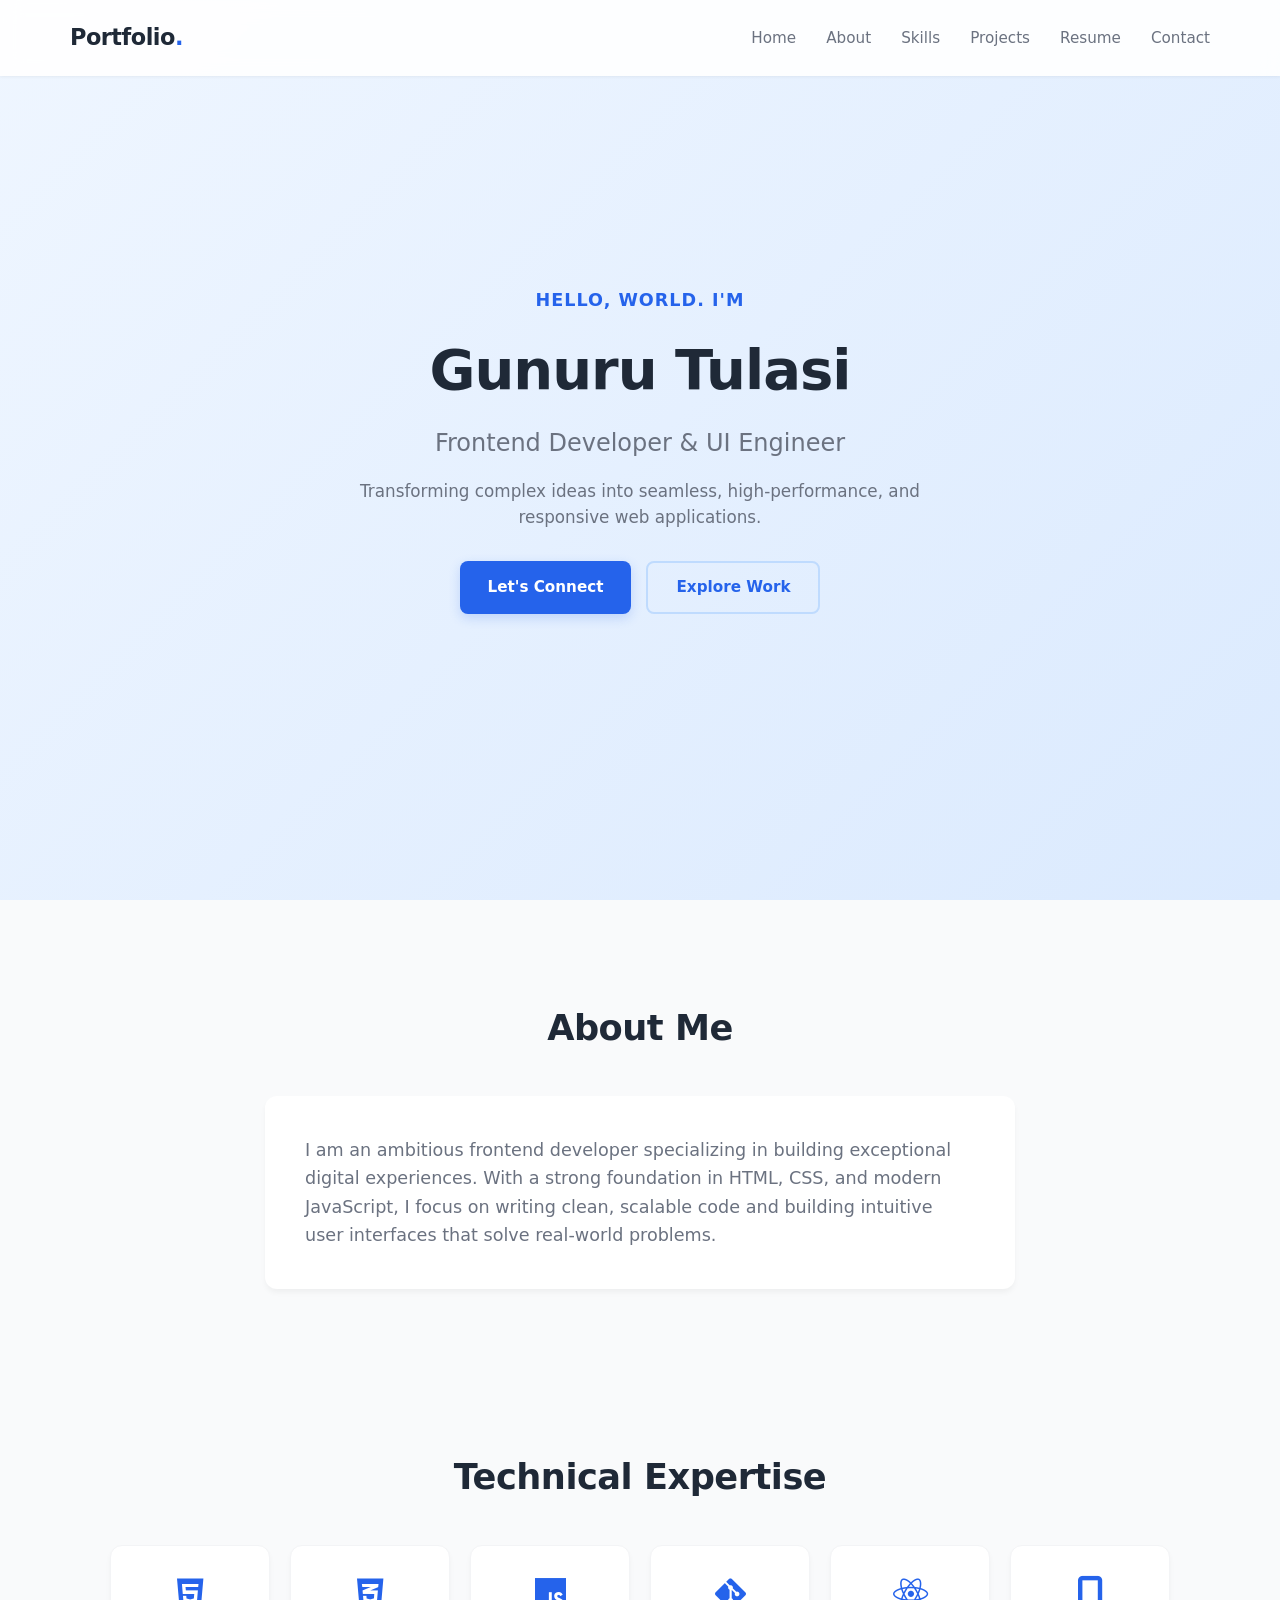
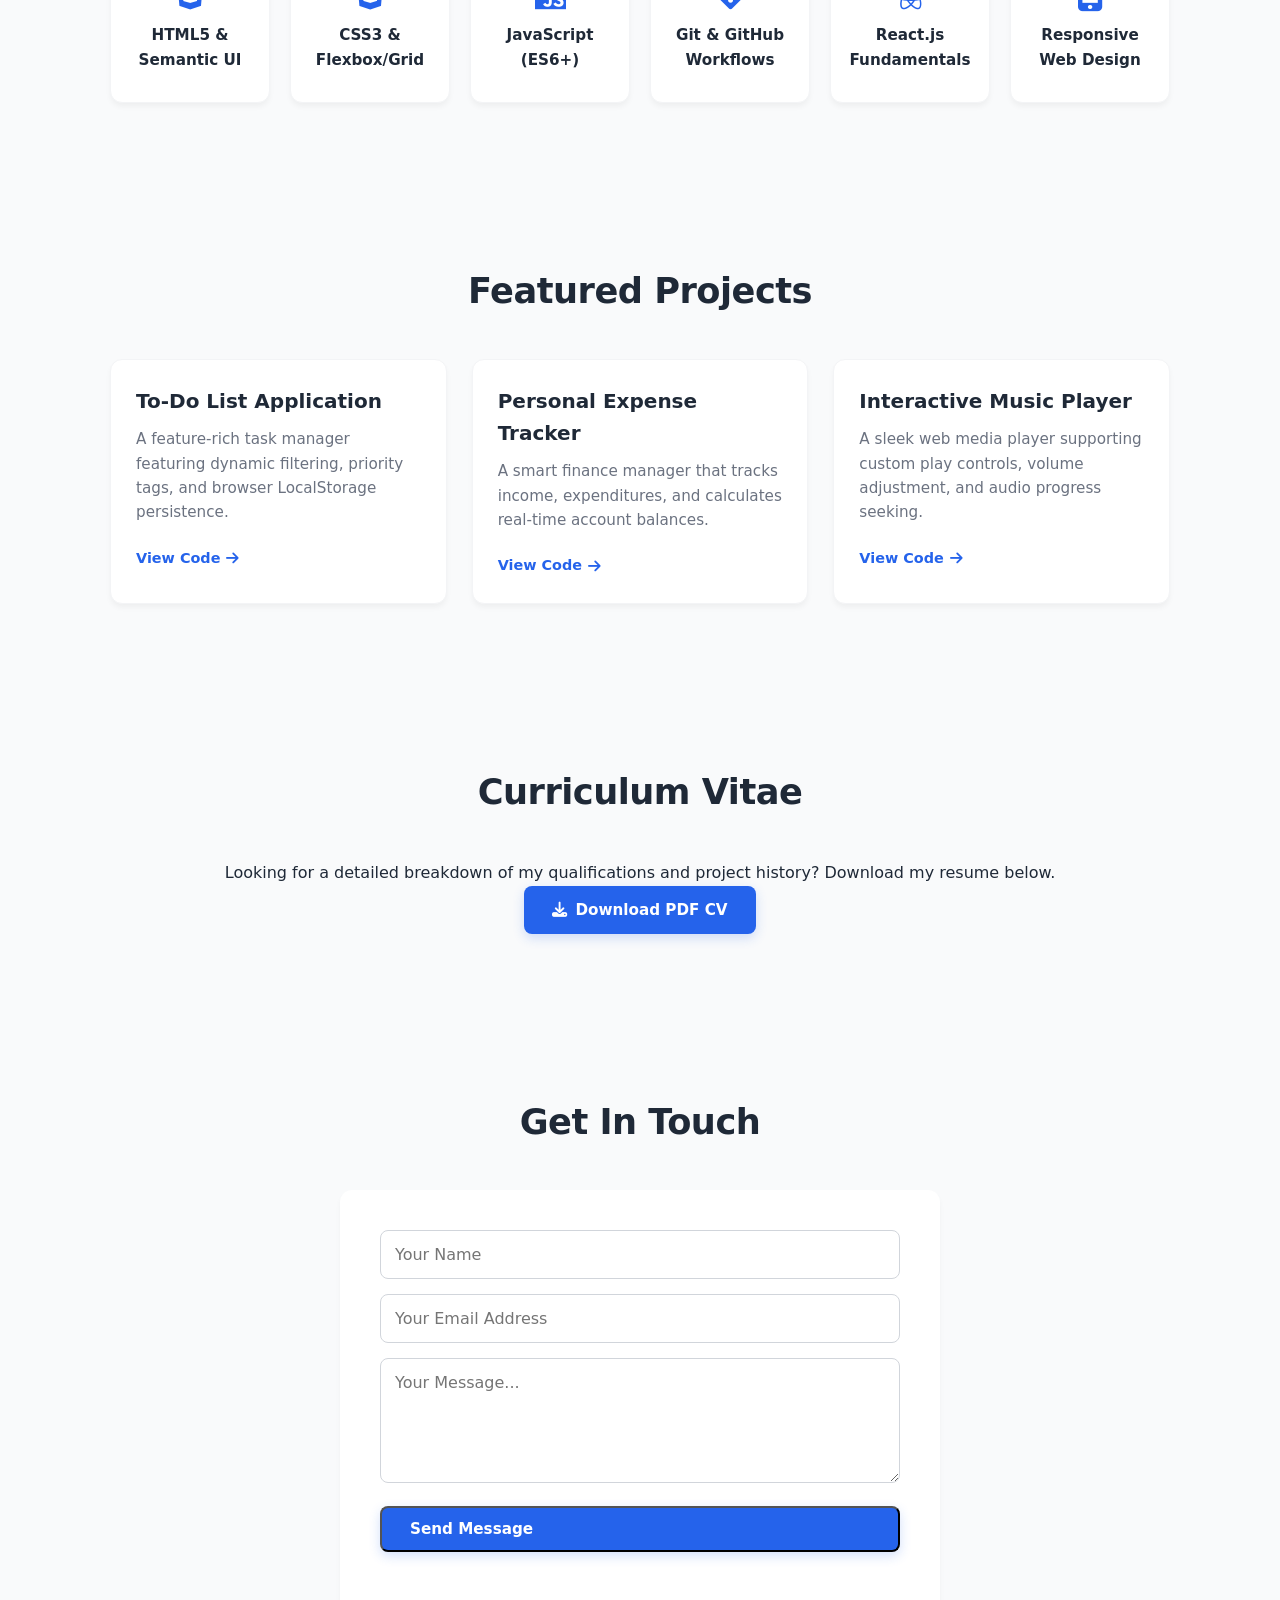
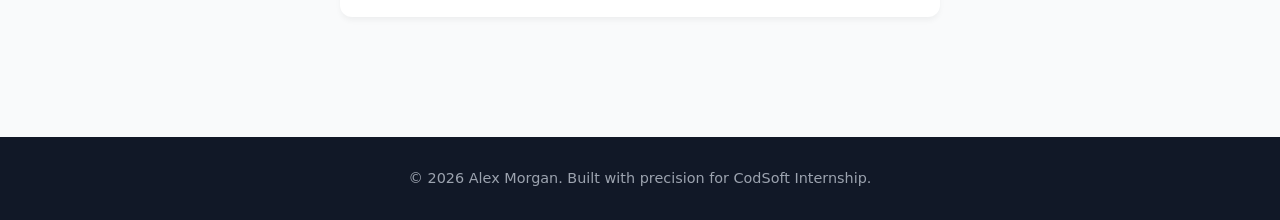
<file: Task1-Portfolio/index.html>
<!DOCTYPE html>
<html lang="en">
<head>
    <meta charset="UTF-8">
    <meta name="viewport" content="width=device-width, initial-scale=1.0">
    <title>Professional Portfolio | Frontend Developer</title>
    <link rel="stylesheet" href="style.css">
    <!-- FontAwesome Icons -->
    <link rel="stylesheet" href="https://cdnjs.cloudflare.com/ajax/libs/font-awesome/6.4.0/css/all.min.css">
</head>
<body>

    <!-- Header & Navigation -->
    <header>
        <nav class="navbar">
            <a href="#home" class="logo">Portfolio<span>.</span></a>
            <ul class="nav-links">
                <li><a href="#home">Home</a></li>
                <li><a href="#about">About</a></li>
                <li><a href="#skills">Skills</a></li>
                <li><a href="#projects">Projects</a></li>
                <li><a href="#resume">Resume</a></li>
                <li><a href="#contact">Contact</a></li>
            </ul>
            <div class="menu-btn">
                <i class="fas fa-bars"></i>
            </div>
        </nav>
    </header>

    <!-- Home Section -->
    <section id="home" class="home-section">
        <div class="home-content">
            <span class="greeting">Hello, World. I'm</span>
            <h1>Gunuru Tulasi</h1>
            <h2>Frontend Developer & UI Engineer</h2>
            <p>Transforming complex ideas into seamless, high-performance, and responsive web applications.</p>
            <div class="btn-group">
                <a href="#contact" class="btn primary-btn">Let's Connect</a>
                <a href="#projects" class="btn secondary-btn">Explore Work</a>
            </div>
        </div>
    </section>

    <!-- About Section -->
    <section id="about" class="section">
        <h2 class="section-title">About Me</h2>
        <div class="about-container">
            <div class="about-card">
                <p>I am an ambitious frontend developer specializing in building exceptional digital experiences. With a strong foundation in HTML, CSS, and modern JavaScript, I focus on writing clean, scalable code and building intuitive user interfaces that solve real-world problems.</p>
            </div>
        </div>
    </section>

    <!-- Skills Section -->
    <section id="skills" class="section">
        <h2 class="section-title">Technical Expertise</h2>
        <div class="skills-grid">
            <div class="skill-card"><i class="fab fa-html5"></i><span>HTML5 & Semantic UI</span></div>
            <div class="skill-card"><i class="fab fa-css3-alt"></i><span>CSS3 & Flexbox/Grid</span></div>
            <div class="skill-card"><i class="fab fa-js"></i><span>JavaScript (ES6+)</span></div>
            <div class="skill-card"><i class="fab fa-git-alt"></i><span>Git & GitHub Workflows</span></div>
            <div class="skill-card"><i class="fab fa-react"></i><span>React.js Fundamentals</span></div>
            <div class="skill-card"><i class="fas fa-mobile-alt"></i><span>Responsive Web Design</span></div>
        </div>
    </section>

    <!-- Projects Section -->
    <section id="projects" class="section">
        <h2 class="section-title">Featured Projects</h2>
        <div class="projects-grid">
            <div class="project-card">
                <div class="project-info">
                    <h3>To-Do List Application</h3>
                    <p>A feature-rich task manager featuring dynamic filtering, priority tags, and browser LocalStorage persistence.</p>
                    <a href="#" class="project-link">View Code <i class="fas fa-arrow-right"></i></a>
                </div>
            </div>
            <div class="project-card">
                <div class="project-info">
                    <h3>Personal Expense Tracker</h3>
                    <p>A smart finance manager that tracks income, expenditures, and calculates real-time account balances.</p>
                    <a href="#" class="project-link">View Code <i class="fas fa-arrow-right"></i></a>
                </div>
            </div>
            <div class="project-card">
                <div class="project-info">
                    <h3>Interactive Music Player</h3>
                    <p>A sleek web media player supporting custom play controls, volume adjustment, and audio progress seeking.</p>
                    <a href="#" class="project-link">View Code <i class="fas fa-arrow-right"></i></a>
                </div>
            </div>
        </div>
    </section>

    <!-- Resume Section -->
    <section id="resume" class="section resume-section">
        <h2 class="section-title">Curriculum Vitae</h2>
        <p>Looking for a detailed breakdown of my qualifications and project history? Download my resume below.</p>
        <a href="#" class="btn primary-btn" id="download-resume"><i class="fas fa-download"></i> Download PDF CV</a>
    </section>

    <!-- Contact Section -->
    <section id="contact" class="section">
        <h2 class="section-title">Get In Touch</h2>
        <form id="contact-form">
            <div class="form-group">
                <input type="text" id="name" placeholder="Your Name" required>
            </div>
            <div class="form-group">
                <input type="email" id="email" placeholder="Your Email Address" required>
            </div>
            <div class="form-group">
                <textarea id="message" rows="5" placeholder="Your Message..." required></textarea>
            </div>
            <button type="submit" class="btn primary-btn">Send Message</button>
            <p id="form-msg"></p>
        </form>
    </section>

    <!-- Footer -->
    <footer>
        <p>&copy; 2026 Alex Morgan. Built with precision for CodSoft Internship.</p>
    </footer>

    <script src="script.js"></script>
</body>
</html>
</file>
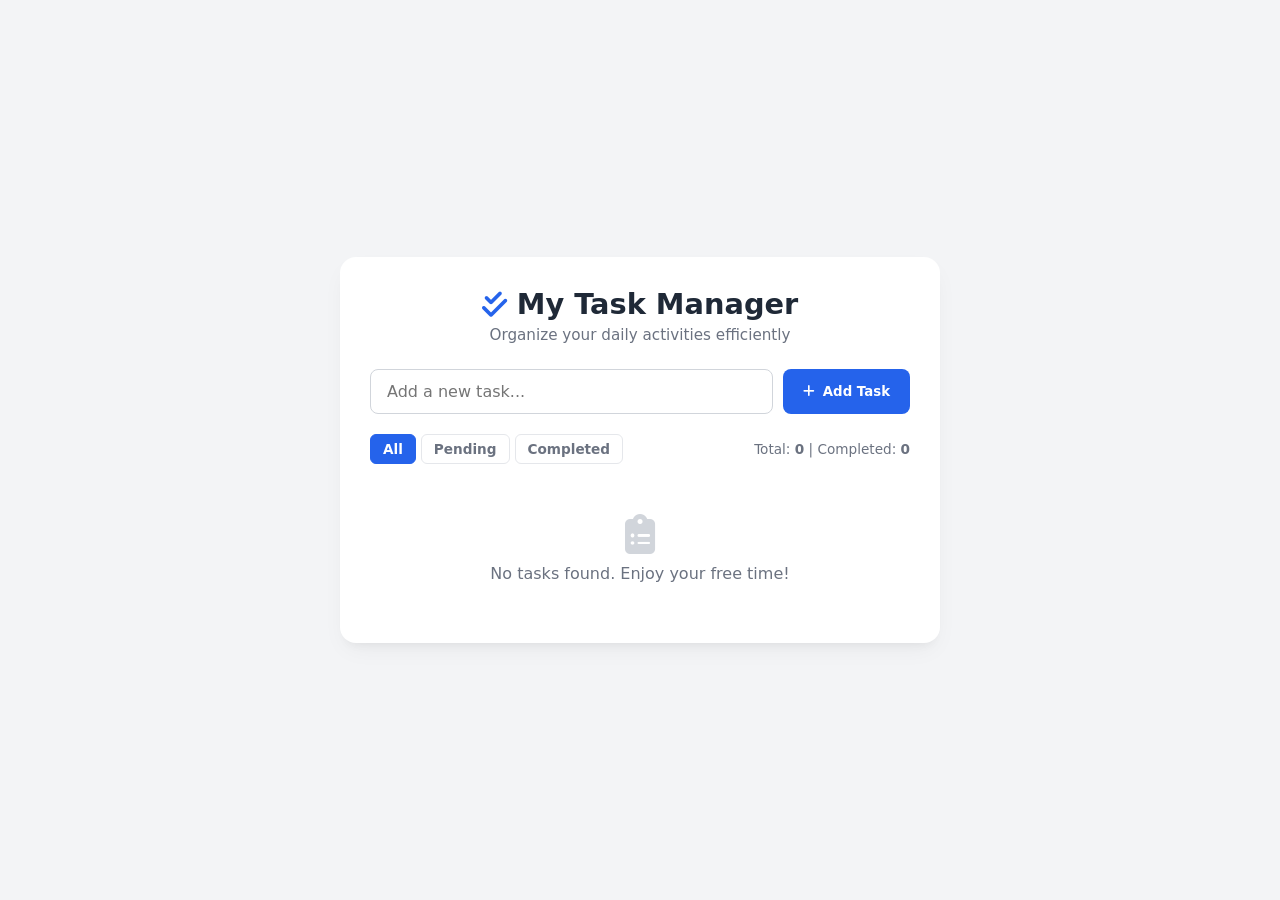
<file: Task2-Todo/index.html>
<!DOCTYPE html>
<html lang="en">
<head>
    <meta charset="UTF-8">
    <meta name="viewport" content="width=device-width, initial-scale=1.0">
    <title>Task Manager | To-Do List Application</title>
    <link rel="stylesheet" href="style.css">
    <!-- FontAwesome Icons -->
    <link rel="stylesheet" href="https://cdnjs.cloudflare.com/ajax/libs/font-awesome/6.4.0/css/all.min.css">
</head>
<body>

    <div class="container">
        <header>
            <h1><i class="fas fa-check-double"></i> My Task Manager</h1>
            <p>Organize your daily activities efficiently</p>
        </header>

        <!-- Task Input Form -->
        <form id="task-form">
            <div class="input-group">
                <input type="text" id="task-input" placeholder="Add a new task..." autocomplete="off" required>
                <button type="submit" id="add-btn"><i class="fas fa-plus"></i> Add Task</button>
            </div>
        </form>

        <!-- Controls: Filters & Stats -->
        <div class="controls">
            <div class="filters">
                <button class="filter-btn active" data-filter="all">All</button>
                <button class="filter-btn" data-filter="pending">Pending</button>
                <button class="filter-btn" data-filter="completed">Completed</button>
            </div>
            <div class="task-stats">
                <span>Total: <strong id="total-count">0</strong></span> |
                <span>Completed: <strong id="completed-count">0</strong></span>
            </div>
        </div>

        <!-- Task List Container -->
        <ul id="task-list">
            <!-- Dynamic tasks will be inserted here -->
        </ul>

        <div id="empty-state" class="hidden">
            <i class="fas fa-clipboard-list"></i>
            <p>No tasks found. Enjoy your free time!</p>
        </div>
    </div>

    <script src="script.js"></script>
</body>
</html>
</file>
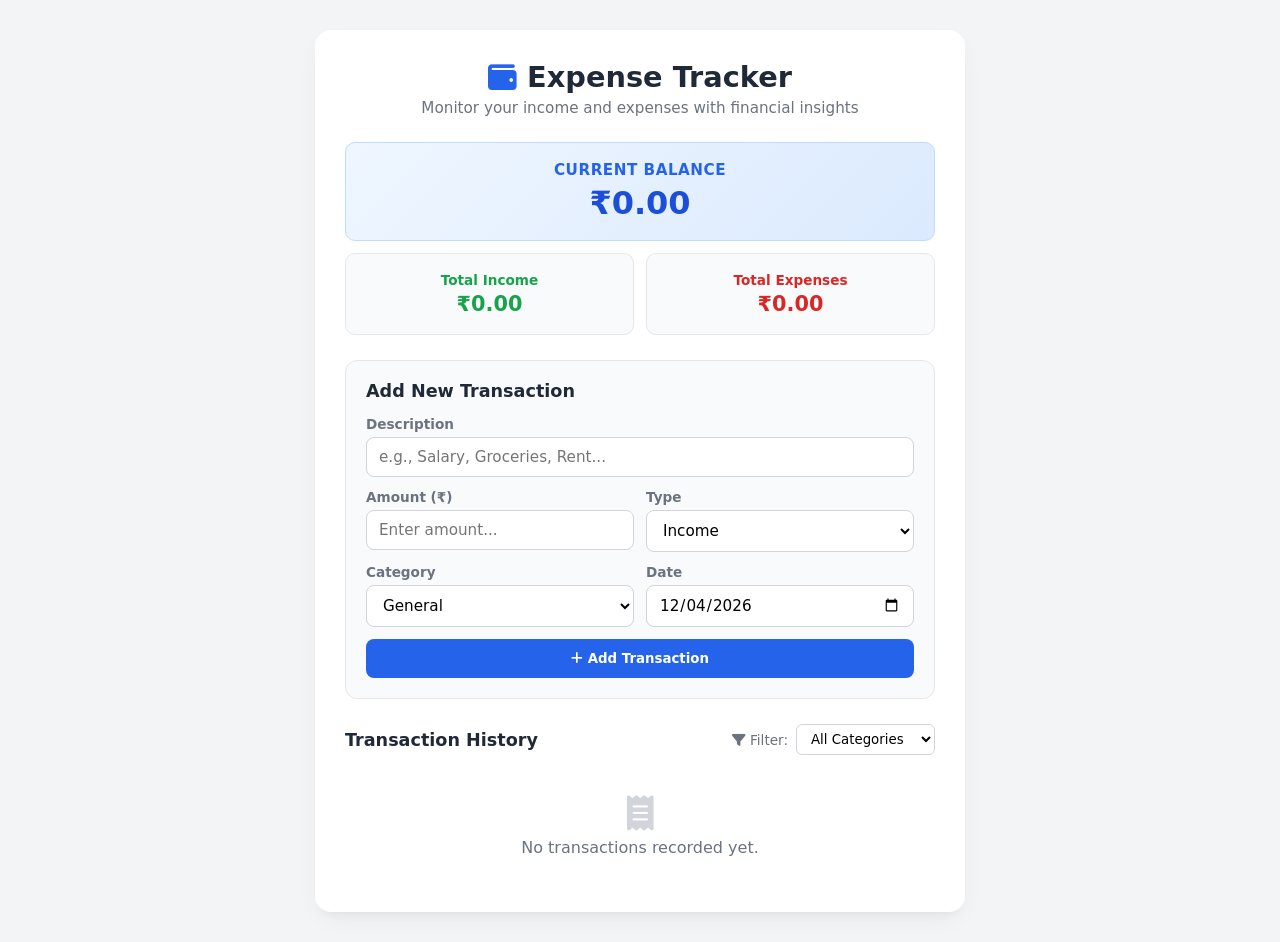
<file: Task3-ExpenseTracker/index.html>
<!DOCTYPE html>
<html lang="en">
<head>
    <meta charset="UTF-8">
    <meta name="viewport" content="width=device-width, initial-scale=1.0">
    <title>Expense Tracker | Financial Management App</title>
    <link rel="stylesheet" href="style.css">
    <!-- FontAwesome Icons -->
    <link rel="stylesheet" href="https://cdnjs.cloudflare.com/ajax/libs/font-awesome/6.4.0/css/all.min.css">
</head>
<body>

    <div class="container">
        <header>
            <h1><i class="fas fa-wallet"></i> Expense Tracker</h1>
            <p>Monitor your income and expenses with financial insights</p>
        </header>

        <!-- Summary Cards Overview -->
        <div class="summary-cards">
            <div class="card balance-card">
                <h3>Current Balance</h3>
                <p id="net-balance">₹0.00</p>
            </div>
            <div class="card-row">
                <div class="card income-card">
                    <h3>Total Income</h3>
                    <p id="total-income">₹0.00</p>
                </div>
                <div class="card expense-card">
                    <h3>Total Expenses</h3>
                    <p id="total-expense">₹0.00</p>
                </div>
            </div>
        </div>

        <!-- Add Transaction Form -->
        <div class="form-section">
            <h3>Add New Transaction</h3>
            <form id="transaction-form">
                <div class="form-group">
                    <label for="description">Description</label>
                    <input type="text" id="description" placeholder="e.g., Salary, Groceries, Rent..." required>
                </div>
                <div class="form-row">
                    <div class="form-group">
                        <label for="amount">Amount (₹)</label>
                        <input type="number" id="amount" step="0.01" placeholder="Enter amount..." required>
                    </div>
                    <div class="form-group">
                        <label for="type">Type</label>
                        <select id="type">
                            <option value="income">Income</option>
                            <option value="expense">Expense</option>
                        </select>
                    </div>
                </div>
                <div class="form-row">
                    <div class="form-group">
                        <label for="category">Category</label>
                        <select id="category">
                            <option value="General">General</option>
                            <option value="Salary">Salary</option>
                            <option value="Food">Food & Dining</option>
                            <option value="Shopping">Shopping</option>
                            <option value="Bills">Bills & Utilities</option>
                            <option value="Entertainment">Entertainment</option>
                        </select>
                    </div>
                    <div class="form-group">
                        <label for="date">Date</label>
                        <input type="date" id="date" required>
                    </div>
                </div>
                <button type="submit" class="btn primary-btn"><i class="fas fa-plus"></i> Add Transaction</button>
            </form>
        </div>

        <!-- Transaction History Section -->
        <div class="history-section">
            <div class="history-header">
                <h3>Transaction History</h3>
                <div class="filter-group">
                    <label for="filter-category"><i class="fas fa-filter"></i> Filter:</label>
                    <select id="filter-category">
                        <option value="all">All Categories</option>
                        <option value="General">General</option>
                        <option value="Salary">Salary</option>
                        <option value="Food">Food & Dining</option>
                        <option value="Shopping">Shopping</option>
                        <option value="Bills">Bills & Utilities</option>
                        <option value="Entertainment">Entertainment</option>
                    </select>
                </div>
            </div>

            <ul id="transaction-list">
                <!-- Dynamic Transactions Will Appear Here -->
            </ul>

            <div id="empty-state" class="hidden">
                <i class="fas fa-receipt"></i>
                <p>No transactions recorded yet.</p>
            </div>
        </div>
    </div>

    <script src="script.js"></script>
</body>
</html>
</file>
<file: Task1-Portfolio/style.css>
:root {
    --primary: #2563eb;
    --primary-dark: #1d4ed8;
    --text-main: #1f2937;
    --text-muted: #6b7280;
    --bg-light: #f9fafb;
    --white: #ffffff;
    --transition: all 0.3s ease;
}

* {
    margin: 0;
    padding: 0;
    box-sizing: border-box;
    scroll-behavior: smooth;
    font-family: 'Inter', system-ui, -apple-system, sans-serif;
}

body {
    background-color: var(--bg-light);
    color: var(--text-main);
    line-height: 1.6;
}

/* Header & Navbar */
header {
    position: fixed;
    top: 0;
    left: 0;
    width: 100%;
    background: rgba(255, 255, 255, 0.9);
    backdrop-filter: blur(10px);
    box-shadow: 0 1px 3px rgba(0, 0, 0, 0.05);
    z-index: 1000;
}

.navbar {
    max-width: 1200px;
    margin: 0 auto;
    display: flex;
    justify-content: space-between;
    align-items: center;
    padding: 20px 30px;
}

.logo {
    font-size: 1.4rem;
    font-weight: 700;
    color: var(--text-main);
    text-decoration: none;
    letter-spacing: -0.5px;
}

.logo span {
    color: var(--primary);
}

.nav-links {
    list-style: none;
    display: flex;
    gap: 30px;
}

.nav-links a {
    text-decoration: none;
    color: var(--text-muted);
    font-weight: 500;
    font-size: 0.95rem;
    transition: var(--transition);
}

.nav-links a:hover {
    color: var(--primary);
}

.menu-btn {
    display: none;
    font-size: 1.4rem;
    cursor: pointer;
    color: var(--text-main);
}

/* Hero Section */
.home-section {
    height: 100vh;
    display: flex;
    align-items: center;
    justify-content: center;
    background: linear-gradient(135deg, #eff6ff 0%, #dbeafe 100%);
    text-align: center;
    padding: 0 20px;
}

.greeting {
    font-size: 1.1rem;
    font-weight: 600;
    color: var(--primary);
    text-transform: uppercase;
    letter-spacing: 1px;
}

.home-content h1 {
    font-size: 3.5rem;
    color: var(--text-main);
    margin: 10px 0;
    font-weight: 800;
    letter-spacing: -1px;
}

.home-content h2 {
    font-size: 1.5rem;
    color: var(--text-muted);
    font-weight: 500;
    margin-bottom: 15px;
}

.home-content p {
    max-width: 600px;
    margin: 0 auto;
    color: var(--text-muted);
    font-size: 1.05rem;
}

.btn-group {
    margin-top: 30px;
    display: flex;
    gap: 15px;
    justify-content: center;
}

.btn {
    padding: 12px 28px;
    border-radius: 8px;
    text-decoration: none;
    font-weight: 600;
    font-size: 0.95rem;
    transition: var(--transition);
    display: inline-flex;
    align-items: center;
    gap: 8px;
}

.primary-btn {
    background-color: var(--primary);
    color: var(--white);
    box-shadow: 0 4px 12px rgba(37, 99, 235, 0.2);
}

.primary-btn:hover {
    background-color: var(--primary-dark);
    transform: translateY(-2px);
}

.secondary-btn {
    background-color: transparent;
    color: var(--primary);
    border: 2px solid #bfdbfe;
}

.secondary-btn:hover {
    background-color: #eff6ff;
    border-color: var(--primary);
}

/* General Section Layout */
.section {
    padding: 100px 20px 60px;
    max-width: 1100px;
    margin: 0 auto;
    text-align: center;
}

.section-title {
    font-size: 2.2rem;
    margin-bottom: 40px;
    font-weight: 700;
    letter-spacing: -0.5px;
}

.about-card {
    background: var(--white);
    padding: 40px;
    border-radius: 12px;
    box-shadow: 0 4px 6px -1px rgba(0, 0, 0, 0.05);
    max-width: 750px;
    margin: 0 auto;
    text-align: left;
    font-size: 1.1rem;
    color: var(--text-muted);
}

/* Skills Grid */
.skills-grid {
    display: grid;
    grid-template-columns: repeat(auto-fit, minmax(160px, 1fr));
    gap: 20px;
}

.skill-card {
    background: var(--white);
    padding: 30px 20px;
    border-radius: 12px;
    box-shadow: 0 4px 6px -1px rgba(0, 0, 0, 0.05);
    font-weight: 600;
    font-size: 0.95rem;
    display: flex;
    flex-direction: column;
    align-items: center;
    gap: 12px;
    transition: var(--transition);
    border: 1px solid #f3f4f6;
}

.skill-card i {
    font-size: 2.2rem;
    color: var(--primary);
}

.skill-card:hover {
    transform: translateY(-5px);
    box-shadow: 0 10px 15px -3px rgba(0, 0, 0, 0.05);
    border-color: #bfdbfe;
}

/* Projects Grid */
.projects-grid {
    display: grid;
    grid-template-columns: repeat(auto-fit, minmax(300px, 1fr));
    gap: 25px;
}

.project-card {
    background: var(--white);
    border-radius: 12px;
    overflow: hidden;
    box-shadow: 0 4px 6px -1px rgba(0, 0, 0, 0.05);
    text-align: left;
    transition: var(--transition);
    border: 1px solid #f3f4f6;
}

.project-card:hover {
    transform: translateY(-5px);
    box-shadow: 0 10px 15px -3px rgba(0, 0, 0, 0.08);
}

.project-info {
    padding: 25px;
}

.project-info h3 {
    margin-bottom: 10px;
    font-size: 1.25rem;
    font-weight: 700;
}

.project-info p {
    color: var(--text-muted);
    font-size: 0.95rem;
    margin-bottom: 20px;
}

.project-link {
    color: var(--primary);
    text-decoration: none;
    font-weight: 600;
    font-size: 0.9rem;
    display: inline-flex;
    align-items: center;
    gap: 6px;
    transition: var(--transition);
}

.project-link:hover {
    gap: 10px;
}

/* Contact Form */
#contact-form {
    max-width: 600px;
    margin: 0 auto;
    display: flex;
    flex-direction: column;
    gap: 15px;
    background: var(--white);
    padding: 40px;
    border-radius: 12px;
    box-shadow: 0 4px 6px -1px rgba(0, 0, 0, 0.05);
}

.form-group input, .form-group textarea {
    width: 100%;
    padding: 14px;
    border: 1px solid #d1d5db;
    border-radius: 8px;
    font-size: 1rem;
    outline: none;
    transition: var(--transition);
}

.form-group input:focus, .form-group textarea:focus {
    border-color: var(--primary);
    box-shadow: 0 0 0 3px rgba(37, 99, 235, 0.1);
}

#form-msg {
    margin-top: 10px;
    font-weight: 600;
    font-size: 0.95rem;
}

/* Footer */
footer {
    text-align: center;
    padding: 30px;
    background: #111827;
    color: #9ca3af;
    font-size: 0.9rem;
    margin-top: 60px;
}

/* Mobile Responsive */
@media (max-width: 768px) {
    .home-content h1 {
        font-size: 2.5rem;
    }

    .nav-links {
        display: none;
        flex-direction: column;
        position: absolute;
        top: 75px;
        left: 0;
        width: 100%;
        background: var(--white);
        padding: 25px;
        box-shadow: 0 10px 15px rgba(0, 0, 0, 0.05);
        text-align: center;
    }

    .nav-links.active {
        display: flex;
    }

    .menu-btn {
        display: block;
    }
}
</file>
<file: Task2-Todo/style.css>
:root {
    --primary: #2563eb;
    --primary-dark: #1d4ed8;
    --bg-main: #f3f4f6;
    --card-bg: #ffffff;
    --text-main: #1f2937;
    --text-muted: #6b7280;
    --danger: #dc2626;
    --success: #16a34a;
    --transition: all 0.25s ease;
}

* {
    margin: 0;
    padding: 0;
    box-sizing: border-box;
    font-family: 'Inter', system-ui, -apple-system, sans-serif;
}

body {
    background-color: var(--bg-main);
    color: var(--text-main);
    display: flex;
    justify-content: center;
    align-items: center;
    min-height: 100vh;
    padding: 20px;
}

.container {
    background: var(--card-bg);
    width: 100%;
    max-width: 600px;
    padding: 30px;
    border-radius: 16px;
    box-shadow: 0 10px 25px -5px rgba(0, 0, 0, 0.05), 0 8px 10px -6px rgba(0, 0, 0, 0.05);
}

header {
    text-align: center;
    margin-bottom: 25px;
}

header h1 {
    font-size: 1.8rem;
    color: var(--text-main);
    font-weight: 800;
    display: flex;
    align-items: center;
    justify-content: center;
    gap: 10px;
}

header h1 i {
    color: var(--primary);
}

header p {
    color: var(--text-muted);
    font-size: 0.95rem;
    margin-top: 5px;
}

/* Input Group */
.input-group {
    display: flex;
    gap: 10px;
    margin-bottom: 20px;
}

#task-input {
    flex: 1;
    padding: 12px 16px;
    border: 1px solid #d1d5db;
    border-radius: 8px;
    font-size: 1rem;
    outline: none;
    transition: var(--transition);
}

#task-input:focus {
    border-color: var(--primary);
    box-shadow: 0 0 0 3px rgba(37, 99, 235, 0.1);
}

#add-btn {
    background-color: var(--primary);
    color: white;
    border: none;
    padding: 0 20px;
    border-radius: 8px;
    font-weight: 600;
    cursor: pointer;
    transition: var(--transition);
    display: flex;
    align-items: center;
    gap: 8px;
}

#add-btn:hover {
    background-color: var(--primary-dark);
}

/* Controls & Filters */
.controls {
    display: flex;
    justify-content: space-between;
    align-items: center;
    margin-bottom: 20px;
    flex-wrap: wrap;
    gap: 10px;
}

.filters {
    display: flex;
    gap: 5px;
}

.filter-btn {
    background: transparent;
    border: 1px solid #e5e7eb;
    padding: 6px 12px;
    border-radius: 6px;
    font-size: 0.85rem;
    font-weight: 600;
    color: var(--text-muted);
    cursor: pointer;
    transition: var(--transition);
}

.filter-btn.active, .filter-btn:hover {
    background-color: var(--primary);
    color: white;
    border-color: var(--primary);
}

.task-stats {
    font-size: 0.85rem;
    color: var(--text-muted);
}

/* Task List Styles */
#task-list {
    list-style: none;
    max-height: 350px;
    overflow-y: auto;
    display: flex;
    flex-direction: column;
    gap: 10px;
}

.task-item {
    display: flex;
    align-items: center;
    justify-content: space-between;
    background: #f9fafb;
    padding: 12px 16px;
    border-radius: 8px;
    border: 1px solid #e5e7eb;
    transition: var(--transition);
}

.task-item:hover {
    border-color: #d1d5db;
}

.task-content {
    display: flex;
    align-items: center;
    gap: 12px;
    flex: 1;
    word-break: break-all;
}

.task-checkbox {
    width: 18px;
    height: 18px;
    cursor: pointer;
    accent-color: var(--primary);
}

.task-text {
    font-size: 0.95rem;
    color: var(--text-main);
    transition: var(--transition);
}

/* Completed Task Styling */
.task-item.completed .task-text {
    text-decoration: line-through;
    color: var(--text-muted);
}

/* Task Actions */
.task-actions {
    display: flex;
    gap: 8px;
}

.action-btn {
    background: none;
    border: none;
    cursor: pointer;
    font-size: 0.95rem;
    padding: 4px;
    border-radius: 4px;
    transition: var(--transition);
}

.edit-btn {
    color: var(--primary);
}

.edit-btn:hover {
    background-color: rgba(37, 99, 235, 0.1);
}

.delete-btn {
    color: var(--danger);
}

.delete-btn:hover {
    background-color: rgba(220, 38, 38, 0.1);
}

/* Empty State */
#empty-state {
    text-align: center;
    padding: 30px;
    color: var(--text-muted);
}

#empty-state i {
    font-size: 2.5rem;
    margin-bottom: 10px;
    color: #d1d5db;
}

.hidden {
    display: none !important;
}
</file>
<file: Task3-ExpenseTracker/style.css>
:root {
    --primary: #2563eb;
    --primary-dark: #1d4ed8;
    --bg-main: #f3f4f6;
    --card-bg: #ffffff;
    --text-main: #1f2937;
    --text-muted: #6b7280;
    --income: #16a34a;
    --expense: #dc2626;
    --border: #e5e7eb;
    --transition: all 0.25s ease;
}

* {
    margin: 0;
    padding: 0;
    box-sizing: border-box;
    font-family: 'Inter', system-ui, -apple-system, sans-serif;
}

body {
    background-color: var(--bg-main);
    color: var(--text-main);
    display: flex;
    justify-content: center;
    align-items: center;
    min-height: 100vh;
    padding: 30px 20px;
}

.container {
    background: var(--card-bg);
    width: 100%;
    max-width: 650px;
    padding: 30px;
    border-radius: 16px;
    box-shadow: 0 10px 25px -5px rgba(0, 0, 0, 0.05), 0 8px 10px -6px rgba(0, 0, 0, 0.05);
}

header {
    text-align: center;
    margin-bottom: 25px;
}

header h1 {
    font-size: 1.8rem;
    font-weight: 800;
    display: flex;
    align-items: center;
    justify-content: center;
    gap: 10px;
}

header h1 i {
    color: var(--primary);
}

header p {
    color: var(--text-muted);
    font-size: 0.95rem;
    margin-top: 5px;
}

/* Summary Cards Overview */
.summary-cards {
    display: flex;
    flex-direction: column;
    gap: 12px;
    margin-bottom: 25px;
}

.card {
    background: #f9fafb;
    border: 1px solid var(--border);
    padding: 18px;
    border-radius: 10px;
    text-align: center;
}

.balance-card {
    background: linear-gradient(135deg, #eff6ff 0%, #dbeafe 100%);
    border-color: #bfdbfe;
}

.balance-card h3 {
    font-size: 0.95rem;
    color: var(--primary);
    text-transform: uppercase;
    letter-spacing: 0.5px;
}

.balance-card p {
    font-size: 2rem;
    font-weight: 800;
    color: var(--primary-dark);
    margin-top: 5px;
}

.card-row {
    display: flex;
    gap: 12px;
}

.card-row .card {
    flex: 1;
}

.income-card h3 {
    color: var(--income);
    font-size: 0.85rem;
}
.income-card p {
    color: var(--income);
    font-size: 1.3rem;
    font-weight: 700;
    margin-top: 4px;
}

.expense-card h3 {
    color: var(--expense);
    font-size: 0.85rem;
}
.expense-card p {
    color: var(--expense);
    font-size: 1.3rem;
    font-weight: 700;
    margin-top: 4px;
}

/* Form Styles */
.form-section {
    background: #f9fafb;
    padding: 20px;
    border-radius: 12px;
    border: 1px solid var(--border);
    margin-bottom: 25px;
}

.form-section h3 {
    font-size: 1.1rem;
    margin-bottom: 15px;
}

.form-row {
    display: flex;
    gap: 12px;
}

.form-group {
    flex: 1;
    margin-bottom: 12px;
}

.form-group label {
    display: block;
    font-size: 0.85rem;
    font-weight: 600;
    margin-bottom: 5px;
    color: var(--text-muted);
}

.form-group input, .form-group select {
    width: 100%;
    padding: 10px 12px;
    border: 1px solid #d1d5db;
    border-radius: 8px;
    font-size: 0.95rem;
    outline: none;
    background: white;
    transition: var(--transition);
}

.form-group input:focus, .form-group select:focus {
    border-color: var(--primary);
    box-shadow: 0 0 0 3px rgba(37, 99, 235, 0.1);
}

.btn {
    width: 100%;
    padding: 12px;
    border-radius: 8px;
    font-weight: 600;
    border: none;
    cursor: pointer;
    transition: var(--transition);
}

.primary-btn {
    background-color: var(--primary);
    color: white;
}

.primary-btn:hover {
    background-color: var(--primary-dark);
}

/* History Section */
.history-section {
    margin-top: 20px;
}

.history-header {
    display: flex;
    justify-content: space-between;
    align-items: center;
    margin-bottom: 15px;
    flex-wrap: wrap;
    gap: 10px;
}

.history-header h3 {
    font-size: 1.1rem;
}

.filter-group {
    display: flex;
    align-items: center;
    gap: 8px;
    font-size: 0.85rem;
    color: var(--text-muted);
}

.filter-group select {
    padding: 6px 10px;
    border-radius: 6px;
    border: 1px solid #d1d5db;
    outline: none;
    background: white;
}

#transaction-list {
    list-style: none;
    max-height: 250px;
    overflow-y: auto;
    display: flex;
    flex-direction: column;
    gap: 8px;
}

.transaction-item {
    display: flex;
    justify-content: space-between;
    align-items: center;
    background: #f9fafb;
    padding: 12px 15px;
    border-radius: 8px;
    border: 1px solid var(--border);
    border-left: 5px solid var(--primary);
    transition: var(--transition);
}

.transaction-item.income {
    border-left-color: var(--income);
}

.transaction-item.expense {
    border-left-color: var(--expense);
}

.tx-info h4 {
    font-size: 0.95rem;
    font-weight: 600;
}

.tx-meta {
    font-size: 0.75rem;
    color: var(--text-muted);
    display: flex;
    gap: 10px;
    margin-top: 2px;
}

.tx-right {
    display: flex;
    align-items: center;
    gap: 15px;
}

.tx-amount {
    font-weight: 700;
    font-size: 1rem;
}

.transaction-item.income .tx-amount {
    color: var(--income);
}

.transaction-item.expense .tx-amount {
    color: var(--expense);
}

.delete-btn {
    background: none;
    border: none;
    color: var(--expense);
    cursor: pointer;
    font-size: 0.9rem;
    padding: 4px;
    border-radius: 4px;
    transition: var(--transition);
}

.delete-btn:hover {
    background-color: rgba(220, 38, 38, 0.1);
}

/* Empty State */
#empty-state {
    text-align: center;
    padding: 25px;
    color: var(--text-muted);
}

#empty-state i {
    font-size: 2.2rem;
    margin-bottom: 8px;
    color: #d1d5db;
}

.hidden {
    display: none !important;
}
</file>
